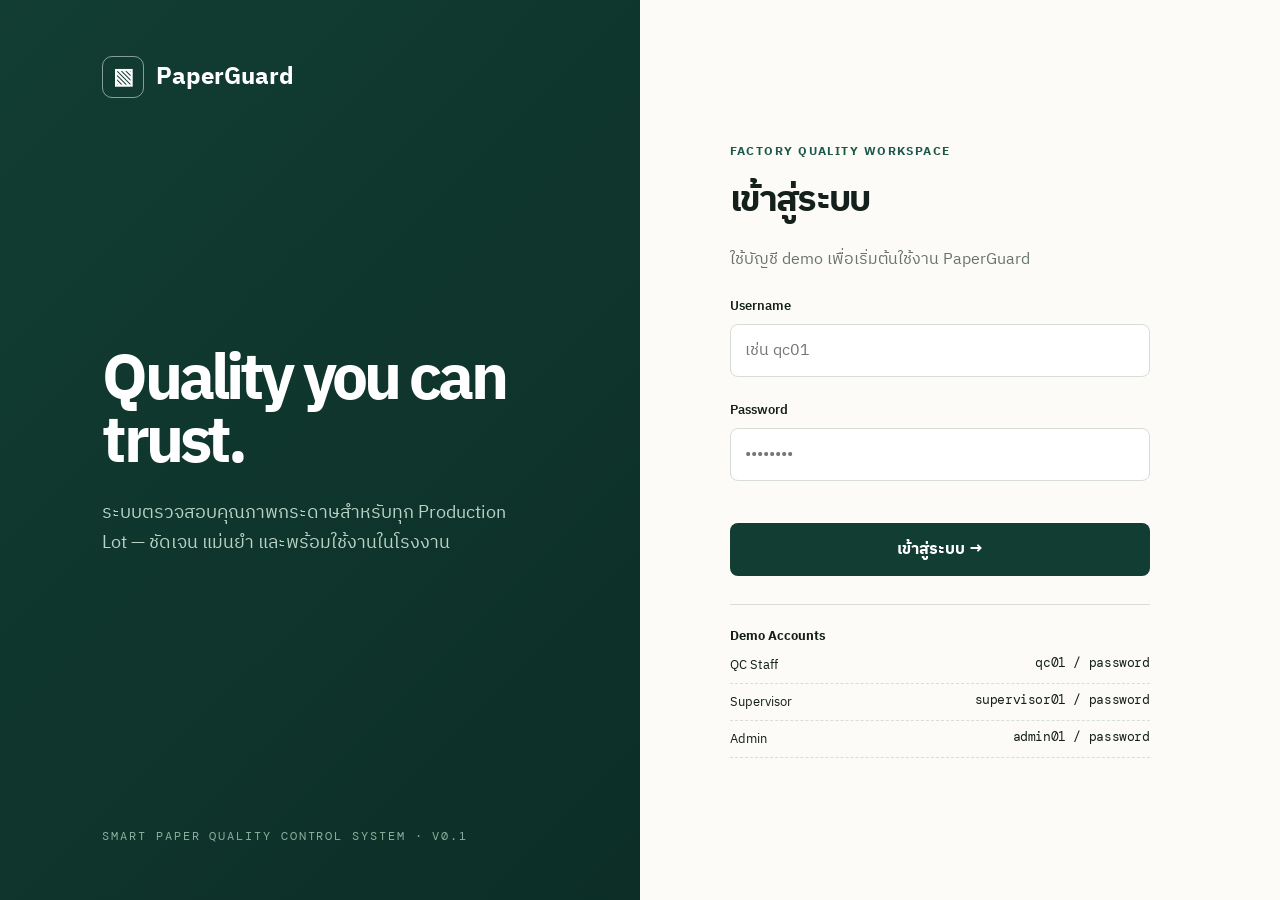
<file: frontend/demo.html>
<!doctype html>
<html lang="th">
<head>
  <meta charset="UTF-8">
  <meta name="viewport" content="width=device-width, initial-scale=1.0">
  <meta name="description" content="PaperGuard Smart Paper Quality Control System demo">
  <title>PaperGuard — Demo</title>
  <link rel="preconnect" href="https://fonts.googleapis.com">
  <link rel="preconnect" href="https://fonts.gstatic.com" crossorigin>
  <link href="https://fonts.googleapis.com/css2?family=DM+Mono:wght@400;500&family=IBM+Plex+Sans+Thai:wght@400;500;600;700&display=swap" rel="stylesheet">
  <link rel="stylesheet" href="./css/style.css">
</head>
<body>
  <div id="app"><div style="padding:40px;font-family:Arial,sans-serif">กำลังโหลด PaperGuard Demo…</div></div>
  <script>
    window.addEventListener("error", event => {
      const app = document.getElementById("app");
      if (app && event.error) app.innerHTML = `<div style="padding:40px;font-family:Arial,sans-serif;color:#b74035"><h2>PaperGuard Demo โหลดไม่สำเร็จ</h2><p>${event.error.message}</p><p>ลอง refresh หน้านี้อีกครั้ง</p></div>`;
    });
  </script>
  <script src="./js/app.js"></script>
</body>
</html>
</file>
<file: frontend/css/style.css>
:root {
  --forest: #123d32;
  --forest-2: #1b5848;
  --mint: #cde9d9;
  --cream: #f5f1e8;
  --paper: #fcfbf7;
  --line: #d8ddd6;
  --ink: #14201c;
  --muted: #68736d;
  --pass: #237347;
  --pass-bg: #e3f3e8;
  --fail: #b74035;
  --fail-bg: #fbe8e5;
  --wait: #b87922;
  --wait-bg: #fff1d8;
  --shadow: 0 14px 32px rgba(18, 61, 50, .08);
  --radius: 14px;
}

* { box-sizing: border-box; }
body { margin: 0; background: var(--cream); color: var(--ink); font-family: "IBM Plex Sans Thai", sans-serif; }
button, input, select { font: inherit; }
button { cursor: pointer; }
.mono { font-family: "DM Mono", monospace; letter-spacing: -.03em; }

.login-screen { min-height: 100vh; display: grid; grid-template-columns: 1fr 1fr; background: var(--forest); }
.login-brand { padding: 56px clamp(32px, 8vw, 120px); color: white; display: flex; flex-direction: column; justify-content: space-between; background: linear-gradient(135deg, #123d32, #0c2e27); }
.brand-mark { display: flex; align-items: center; gap: 12px; font-weight: 700; font-size: 24px; }
.logo { display: grid; place-items: center; width: 42px; height: 42px; border: 1px solid rgba(255,255,255,.5); border-radius: 10px; font-size: 22px; }
.login-hero h1 { max-width: 520px; font-size: clamp(42px, 5vw, 76px); line-height: .98; margin: 0 0 22px; letter-spacing: -.06em; }
.login-hero p { color: #b9d4c5; font-size: 18px; max-width: 430px; }
.hero-foot { color: #89b19c; font-size: 12px; text-transform: uppercase; letter-spacing: .16em; }
.login-panel { background: var(--paper); padding: 40px clamp(28px, 7vw, 100px); display: flex; align-items: center; }
.login-card { width: min(100%, 420px); }
.eyebrow { color: var(--forest-2); font-size: 12px; font-weight: 700; text-transform: uppercase; letter-spacing: .12em; }
.login-card h2 { margin: 10px 0 8px; font-size: 36px; letter-spacing: -.05em; }
.muted { color: var(--muted); }
.field { display: grid; gap: 7px; margin: 22px 0; }
.field label { font-size: 13px; font-weight: 600; }
input, select { width: 100%; border: 1px solid var(--line); background: white; padding: 12px 14px; border-radius: 8px; color: var(--ink); outline: none; }
input:focus, select:focus { border-color: var(--forest-2); box-shadow: 0 0 0 3px rgba(27,88,72,.12); }
.primary-btn { border: 0; background: var(--forest); color: white; border-radius: 8px; padding: 13px 18px; font-weight: 700; width: 100%; transition: .2s; }
.primary-btn:hover { background: var(--forest-2); transform: translateY(-1px); }
.demo-box { margin-top: 28px; padding-top: 20px; border-top: 1px solid var(--line); font-size: 13px; }
.demo-row { display: flex; justify-content: space-between; padding: 7px 0; border-bottom: 1px dashed var(--line); }
.error-msg { min-height: 20px; color: var(--fail); font-size: 13px; }

.shell { min-height: 100vh; display: grid; grid-template-columns: 248px 1fr; }
.sidebar { background: var(--forest); color: white; padding: 24px 16px; display: flex; flex-direction: column; }
.sidebar .brand-mark { font-size: 19px; padding: 0 10px 28px; border-bottom: 1px solid rgba(255,255,255,.16); }
.sidebar .logo { width: 34px; height: 34px; font-size: 18px; }
.nav { padding-top: 24px; display: grid; gap: 5px; }
.nav-section { color: #83aa96; font-size: 10px; letter-spacing: .12em; text-transform: uppercase; padding: 14px 10px 6px; }
.nav-btn { border: 0; background: transparent; color: #bfd5c8; padding: 11px 12px; text-align: left; border-radius: 7px; display: flex; gap: 11px; align-items: center; font-size: 14px; }
.nav-btn:hover, .nav-btn.active { background: #215647; color: white; }
.user-chip { margin-top: auto; padding: 14px 10px 0; border-top: 1px solid rgba(255,255,255,.16); display: flex; gap: 10px; align-items: center; font-size: 13px; }
.avatar { width: 30px; height: 30px; display: grid; place-items: center; background: var(--mint); color: var(--forest); border-radius: 50%; font-weight: 700; }
.logout { margin-left: auto; background: none; color: #b9d4c5; border: 0; font-size: 12px; }
.main { min-width: 0; }
.topbar { height: 76px; display: flex; justify-content: space-between; align-items: center; padding: 0 clamp(20px, 4vw, 54px); background: var(--paper); border-bottom: 1px solid var(--line); }
.menu-btn { display: none; border: 1px solid var(--line); background: transparent; border-radius: 7px; padding: 7px 10px; }
.topbar-meta { color: var(--muted); font-size: 13px; }
.content { padding: 38px clamp(20px, 4vw, 54px) 60px; max-width: 1500px; }
.page-head { display: flex; justify-content: space-between; align-items: end; margin-bottom: 28px; }
.page-head h1 { font-size: 32px; margin: 5px 0 4px; letter-spacing: -.05em; }
.page-head p { margin: 0; color: var(--muted); }
.kpi-grid { display: grid; grid-template-columns: repeat(5, 1fr); gap: 12px; margin-bottom: 22px; }
.card { background: var(--paper); border: 1px solid var(--line); border-radius: var(--radius); box-shadow: var(--shadow); }
.kpi { padding: 18px; min-height: 118px; }
.kpi-label { color: var(--muted); font-size: 13px; }
.kpi-value { font-size: 27px; font-weight: 700; margin: 12px 0 4px; letter-spacing: -.05em; }
.kpi-note { color: var(--pass); font-size: 12px; }
.section-grid { display: grid; grid-template-columns: 1.3fr .7fr; gap: 18px; }
.card-head { padding: 18px 20px; border-bottom: 1px solid var(--line); display: flex; justify-content: space-between; align-items: center; }
.card-head h3 { margin: 0; font-size: 16px; }
.card-body { padding: 20px; }
.chart { height: 190px; display: flex; align-items: end; gap: 12px; padding: 20px 10px 4px; border-bottom: 1px solid var(--line); }
.bar { flex: 1; background: var(--mint); border-radius: 5px 5px 0 0; min-height: 20px; position: relative; }
.bar::after { content: attr(data-day); position: absolute; bottom: -24px; left: 50%; transform: translateX(-50%); color: var(--muted); font-size: 11px; }
.bar.highlight { background: var(--forest-2); }
.donut-wrap { display: flex; align-items: center; gap: 22px; }
.donut { width: 140px; height: 140px; border-radius: 50%; background: conic-gradient(var(--pass) 0 93.3%, var(--fail) 93.3% 100%); position: relative; flex: 0 0 auto; }
.donut::after { content: "93.3%"; position: absolute; inset: 20px; display: grid; place-items: center; background: var(--paper); border-radius: 50%; font-weight: 700; font-size: 20px; }
.legend { display: grid; gap: 10px; font-size: 13px; }
.legend span { display: inline-block; width: 8px; height: 8px; border-radius: 50%; margin-right: 8px; }
.recent-list { display: grid; gap: 3px; }
.recent-item { display: flex; align-items: center; justify-content: space-between; padding: 12px 0; border-bottom: 1px solid var(--line); }
.recent-item:last-child { border-bottom: 0; }
.item-title { font-weight: 600; font-size: 14px; }
.item-sub { color: var(--muted); font-size: 12px; margin-top: 2px; }
.badge { display: inline-flex; align-items: center; padding: 5px 9px; border-radius: 99px; font-size: 11px; font-weight: 700; }
.badge.pass { color: var(--pass); background: var(--pass-bg); }
.badge.fail { color: var(--fail); background: var(--fail-bg); }
.badge.wait { color: var(--wait); background: var(--wait-bg); }
.alert { display: flex; gap: 14px; align-items: flex-start; padding: 16px; border-left: 3px solid var(--fail); background: var(--fail-bg); border-radius: 8px; margin-bottom: 22px; }
.alert strong { color: var(--fail); }
.alert p { margin: 3px 0 0; font-size: 13px; }
.toolbar { display: grid; grid-template-columns: 1.4fr repeat(3, 1fr); gap: 10px; margin-bottom: 18px; }
.table-wrap { overflow-x: auto; }
table { width: 100%; border-collapse: collapse; min-width: 680px; }
th, td { text-align: left; padding: 15px 18px; border-bottom: 1px solid var(--line); font-size: 13px; white-space: nowrap; }
th { color: var(--muted); background: #f7f7f2; font-size: 11px; text-transform: uppercase; letter-spacing: .08em; }
td strong { font-weight: 600; }
.action-btn { color: var(--forest-2); background: none; border: 0; font-weight: 700; font-size: 12px; padding: 0 5px; }
.quality-info { display: grid; grid-template-columns: repeat(4, 1fr); gap: 10px; margin-bottom: 20px; }
.info-cell { padding: 14px 16px; background: #f7f7f2; border: 1px solid var(--line); border-radius: 8px; }
.info-cell small { color: var(--muted); display: block; font-size: 11px; margin-bottom: 5px; }
.quality-table { min-width: 760px; }
.measure-input { width: 105px; padding: 8px 10px; }
.overall { margin-top: 20px; padding: 22px; display: flex; align-items: center; justify-content: space-between; border-radius: 10px; background: var(--pass-bg); border: 1px solid #b9dec4; }
.overall.fail { background: var(--fail-bg); border-color: #efb9b2; }
.overall-label { color: var(--muted); font-size: 12px; text-transform: uppercase; letter-spacing: .1em; }
.overall-value { font-size: 28px; font-weight: 700; color: var(--pass); }
.overall.fail .overall-value { color: var(--fail); }
.form-actions { display: flex; gap: 10px; justify-content: flex-end; margin-top: 20px; }
.secondary-btn { background: transparent; border: 1px solid var(--line); color: var(--ink); padding: 11px 18px; border-radius: 8px; font-weight: 600; }
.result-note { color: var(--pass); font-size: 13px; }
.result-note.fail { color: var(--fail); }
.toast { position: fixed; right: 24px; bottom: 24px; padding: 14px 18px; background: var(--forest); color: white; border-radius: 8px; box-shadow: var(--shadow); z-index: 5; animation: slide-in .25s ease; }
@keyframes slide-in { from { transform: translateY(10px); opacity: 0; } to { transform: translateY(0); opacity: 1; } }

@media (max-width: 1100px) { .kpi-grid { grid-template-columns: repeat(3, 1fr); } .section-grid { grid-template-columns: 1fr; } }
@media (max-width: 760px) { .login-screen { grid-template-columns: 1fr; } .login-brand { min-height: 310px; padding: 28px; } .login-hero h1 { font-size: 46px; } .hero-foot { display: none; } .login-panel { padding: 40px 24px; } .shell { grid-template-columns: 1fr; } .sidebar { position: fixed; z-index: 4; inset: 0 auto 0 0; width: 248px; transform: translateX(-100%); transition: transform .2s; } .sidebar.open { transform: translateX(0); } .menu-btn { display: block; } .topbar { height: 64px; } .content { padding: 28px 16px 40px; } .page-head { align-items: start; display: block; } .page-head h1 { font-size: 28px; } .kpi-grid { grid-template-columns: repeat(2, 1fr); } .kpi { min-height: 105px; padding: 14px; } .kpi-value { font-size: 23px; } .toolbar { grid-template-columns: 1fr 1fr; } .quality-info { grid-template-columns: 1fr 1fr; } .overall { display: block; } .overall-value { margin-top: 8px; } }
@media (max-width: 420px) { .kpi-grid { grid-template-columns: 1fr 1fr; gap: 8px; } .kpi-label { font-size: 11px; } .toolbar { grid-template-columns: 1fr; } }
</file>
<file: Documents/Codex/2026-08-29/files-mentioned-by-the-user-senior/frontend/css/style.css>
:root {
  --forest: #123d32;
  --forest-2: #1b5848;
  --mint: #cde9d9;
  --cream: #f5f1e8;
  --paper: #fcfbf7;
  --line: #d8ddd6;
  --ink: #14201c;
  --muted: #68736d;
  --pass: #237347;
  --pass-bg: #e3f3e8;
  --fail: #b74035;
  --fail-bg: #fbe8e5;
  --wait: #b87922;
  --wait-bg: #fff1d8;
  --shadow: 0 14px 32px rgba(18, 61, 50, .08);
  --radius: 14px;
}

* { box-sizing: border-box; }
body { margin: 0; background: var(--cream); color: var(--ink); font-family: "IBM Plex Sans Thai", sans-serif; }
button, input, select { font: inherit; }
button { cursor: pointer; }
.mono { font-family: "DM Mono", monospace; letter-spacing: -.03em; }

.login-screen { min-height: 100vh; display: grid; grid-template-columns: 1fr 1fr; background: var(--forest); }
.login-brand { padding: 56px clamp(32px, 8vw, 120px); color: white; display: flex; flex-direction: column; justify-content: space-between; background: linear-gradient(135deg, #123d32, #0c2e27); }
.brand-mark { display: flex; align-items: center; gap: 12px; font-weight: 700; font-size: 24px; }
.logo { display: grid; place-items: center; width: 42px; height: 42px; border: 1px solid rgba(255,255,255,.5); border-radius: 10px; font-size: 22px; }
.login-hero h1 { max-width: 520px; font-size: clamp(42px, 5vw, 76px); line-height: .98; margin: 0 0 22px; letter-spacing: -.06em; }
.login-hero p { color: #b9d4c5; font-size: 18px; max-width: 430px; }
.hero-foot { color: #89b19c; font-size: 12px; text-transform: uppercase; letter-spacing: .16em; }
.login-panel { background: var(--paper); padding: 40px clamp(28px, 7vw, 100px); display: flex; align-items: center; }
.login-card { width: min(100%, 420px); }
.eyebrow { color: var(--forest-2); font-size: 12px; font-weight: 700; text-transform: uppercase; letter-spacing: .12em; }
.login-card h2 { margin: 10px 0 8px; font-size: 36px; letter-spacing: -.05em; }
.muted { color: var(--muted); }
.field { display: grid; gap: 7px; margin: 22px 0; }
.field label { font-size: 13px; font-weight: 600; }
input, select { width: 100%; border: 1px solid var(--line); background: white; padding: 12px 14px; border-radius: 8px; color: var(--ink); outline: none; }
input:focus, select:focus { border-color: var(--forest-2); box-shadow: 0 0 0 3px rgba(27,88,72,.12); }
.primary-btn { border: 0; background: var(--forest); color: white; border-radius: 8px; padding: 13px 18px; font-weight: 700; width: 100%; transition: .2s; }
.primary-btn:hover { background: var(--forest-2); transform: translateY(-1px); }
.demo-box { margin-top: 28px; padding-top: 20px; border-top: 1px solid var(--line); font-size: 13px; }
.demo-row { display: flex; justify-content: space-between; padding: 7px 0; border-bottom: 1px dashed var(--line); }
.error-msg { min-height: 20px; color: var(--fail); font-size: 13px; }

.shell { min-height: 100vh; display: grid; grid-template-columns: 248px 1fr; }
.sidebar { background: var(--forest); color: white; padding: 24px 16px; display: flex; flex-direction: column; }
.sidebar .brand-mark { font-size: 19px; padding: 0 10px 28px; border-bottom: 1px solid rgba(255,255,255,.16); }
.sidebar .logo { width: 34px; height: 34px; font-size: 18px; }
.nav { padding-top: 24px; display: grid; gap: 5px; }
.nav-section { color: #83aa96; font-size: 10px; letter-spacing: .12em; text-transform: uppercase; padding: 14px 10px 6px; }
.nav-btn { border: 0; background: transparent; color: #bfd5c8; padding: 11px 12px; text-align: left; border-radius: 7px; display: flex; gap: 11px; align-items: center; font-size: 14px; }
.nav-btn:hover, .nav-btn.active { background: #215647; color: white; }
.user-chip { margin-top: auto; padding: 14px 10px 0; border-top: 1px solid rgba(255,255,255,.16); display: flex; gap: 10px; align-items: center; font-size: 13px; }
.avatar { width: 30px; height: 30px; display: grid; place-items: center; background: var(--mint); color: var(--forest); border-radius: 50%; font-weight: 700; }
.logout { margin-left: auto; background: none; color: #b9d4c5; border: 0; font-size: 12px; }
.main { min-width: 0; }
.topbar { height: 76px; display: flex; justify-content: space-between; align-items: center; padding: 0 clamp(20px, 4vw, 54px); background: var(--paper); border-bottom: 1px solid var(--line); }
.menu-btn { display: none; border: 1px solid var(--line); background: transparent; border-radius: 7px; padding: 7px 10px; }
.topbar-meta { color: var(--muted); font-size: 13px; }
.content { padding: 38px clamp(20px, 4vw, 54px) 60px; max-width: 1500px; }
.page-head { display: flex; justify-content: space-between; align-items: end; margin-bottom: 28px; }
.page-head h1 { font-size: 32px; margin: 5px 0 4px; letter-spacing: -.05em; }
.page-head p { margin: 0; color: var(--muted); }
.kpi-grid { display: grid; grid-template-columns: repeat(5, 1fr); gap: 12px; margin-bottom: 22px; }
.card { background: var(--paper); border: 1px solid var(--line); border-radius: var(--radius); box-shadow: var(--shadow); }
.kpi { padding: 18px; min-height: 118px; }
.kpi-label { color: var(--muted); font-size: 13px; }
.kpi-value { font-size: 27px; font-weight: 700; margin: 12px 0 4px; letter-spacing: -.05em; }
.kpi-note { color: var(--pass); font-size: 12px; }
.section-grid { display: grid; grid-template-columns: 1.3fr .7fr; gap: 18px; }
.card-head { padding: 18px 20px; border-bottom: 1px solid var(--line); display: flex; justify-content: space-between; align-items: center; }
.card-head h3 { margin: 0; font-size: 16px; }
.card-body { padding: 20px; }
.chart { height: 190px; display: flex; align-items: end; gap: 12px; padding: 20px 10px 4px; border-bottom: 1px solid var(--line); }
.bar { flex: 1; background: var(--mint); border-radius: 5px 5px 0 0; min-height: 20px; position: relative; }
.bar::after { content: attr(data-day); position: absolute; bottom: -24px; left: 50%; transform: translateX(-50%); color: var(--muted); font-size: 11px; }
.bar.highlight { background: var(--forest-2); }
.donut-wrap { display: flex; align-items: center; gap: 22px; }
.donut { width: 140px; height: 140px; border-radius: 50%; background: conic-gradient(var(--pass) 0 93.3%, var(--fail) 93.3% 100%); position: relative; flex: 0 0 auto; }
.donut::after { content: "93.3%"; position: absolute; inset: 20px; display: grid; place-items: center; background: var(--paper); border-radius: 50%; font-weight: 700; font-size: 20px; }
.legend { display: grid; gap: 10px; font-size: 13px; }
.legend span { display: inline-block; width: 8px; height: 8px; border-radius: 50%; margin-right: 8px; }
.recent-list { display: grid; gap: 3px; }
.recent-item { display: flex; align-items: center; justify-content: space-between; padding: 12px 0; border-bottom: 1px solid var(--line); }
.recent-item:last-child { border-bottom: 0; }
.item-title { font-weight: 600; font-size: 14px; }
.item-sub { color: var(--muted); font-size: 12px; margin-top: 2px; }
.badge { display: inline-flex; align-items: center; padding: 5px 9px; border-radius: 99px; font-size: 11px; font-weight: 700; }
.badge.pass { color: var(--pass); background: var(--pass-bg); }
.badge.fail { color: var(--fail); background: var(--fail-bg); }
.badge.wait { color: var(--wait); background: var(--wait-bg); }
.alert { display: flex; gap: 14px; align-items: flex-start; padding: 16px; border-left: 3px solid var(--fail); background: var(--fail-bg); border-radius: 8px; margin-bottom: 22px; }
.alert strong { color: var(--fail); }
.alert p { margin: 3px 0 0; font-size: 13px; }
.toolbar { display: grid; grid-template-columns: 1.4fr repeat(3, 1fr); gap: 10px; margin-bottom: 18px; }
.table-wrap { overflow-x: auto; }
table { width: 100%; border-collapse: collapse; min-width: 680px; }
th, td { text-align: left; padding: 15px 18px; border-bottom: 1px solid var(--line); font-size: 13px; white-space: nowrap; }
th { color: var(--muted); background: #f7f7f2; font-size: 11px; text-transform: uppercase; letter-spacing: .08em; }
td strong { font-weight: 600; }
.action-btn { color: var(--forest-2); background: none; border: 0; font-weight: 700; font-size: 12px; padding: 0 5px; }
.quality-info { display: grid; grid-template-columns: repeat(4, 1fr); gap: 10px; margin-bottom: 20px; }
.info-cell { padding: 14px 16px; background: #f7f7f2; border: 1px solid var(--line); border-radius: 8px; }
.info-cell small { color: var(--muted); display: block; font-size: 11px; margin-bottom: 5px; }
.quality-table { min-width: 760px; }
.measure-input { width: 105px; padding: 8px 10px; }
.overall { margin-top: 20px; padding: 22px; display: flex; align-items: center; justify-content: space-between; border-radius: 10px; background: var(--pass-bg); border: 1px solid #b9dec4; }
.overall.fail { background: var(--fail-bg); border-color: #efb9b2; }
.overall-label { color: var(--muted); font-size: 12px; text-transform: uppercase; letter-spacing: .1em; }
.overall-value { font-size: 28px; font-weight: 700; color: var(--pass); }
.overall.fail .overall-value { color: var(--fail); }
.form-actions { display: flex; gap: 10px; justify-content: flex-end; margin-top: 20px; }
.secondary-btn { background: transparent; border: 1px solid var(--line); color: var(--ink); padding: 11px 18px; border-radius: 8px; font-weight: 600; }
.result-note { color: var(--pass); font-size: 13px; }
.result-note.fail { color: var(--fail); }
.toast { position: fixed; right: 24px; bottom: 24px; padding: 14px 18px; background: var(--forest); color: white; border-radius: 8px; box-shadow: var(--shadow); z-index: 5; animation: slide-in .25s ease; }
@keyframes slide-in { from { transform: translateY(10px); opacity: 0; } to { transform: translateY(0); opacity: 1; } }

@media (max-width: 1100px) { .kpi-grid { grid-template-columns: repeat(3, 1fr); } .section-grid { grid-template-columns: 1fr; } }
@media (max-width: 760px) { .login-screen { grid-template-columns: 1fr; } .login-brand { min-height: 310px; padding: 28px; } .login-hero h1 { font-size: 46px; } .hero-foot { display: none; } .login-panel { padding: 40px 24px; } .shell { grid-template-columns: 1fr; } .sidebar { position: fixed; z-index: 4; inset: 0 auto 0 0; width: 248px; transform: translateX(-100%); transition: transform .2s; } .sidebar.open { transform: translateX(0); } .menu-btn { display: block; } .topbar { height: 64px; } .content { padding: 28px 16px 40px; } .page-head { align-items: start; display: block; } .page-head h1 { font-size: 28px; } .kpi-grid { grid-template-columns: repeat(2, 1fr); } .kpi { min-height: 105px; padding: 14px; } .kpi-value { font-size: 23px; } .toolbar { grid-template-columns: 1fr 1fr; } .quality-info { grid-template-columns: 1fr 1fr; } .overall { display: block; } .overall-value { margin-top: 8px; } }
@media (max-width: 420px) { .kpi-grid { grid-template-columns: 1fr 1fr; gap: 8px; } .kpi-label { font-size: 11px; } .toolbar { grid-template-columns: 1fr; } }
</file>
